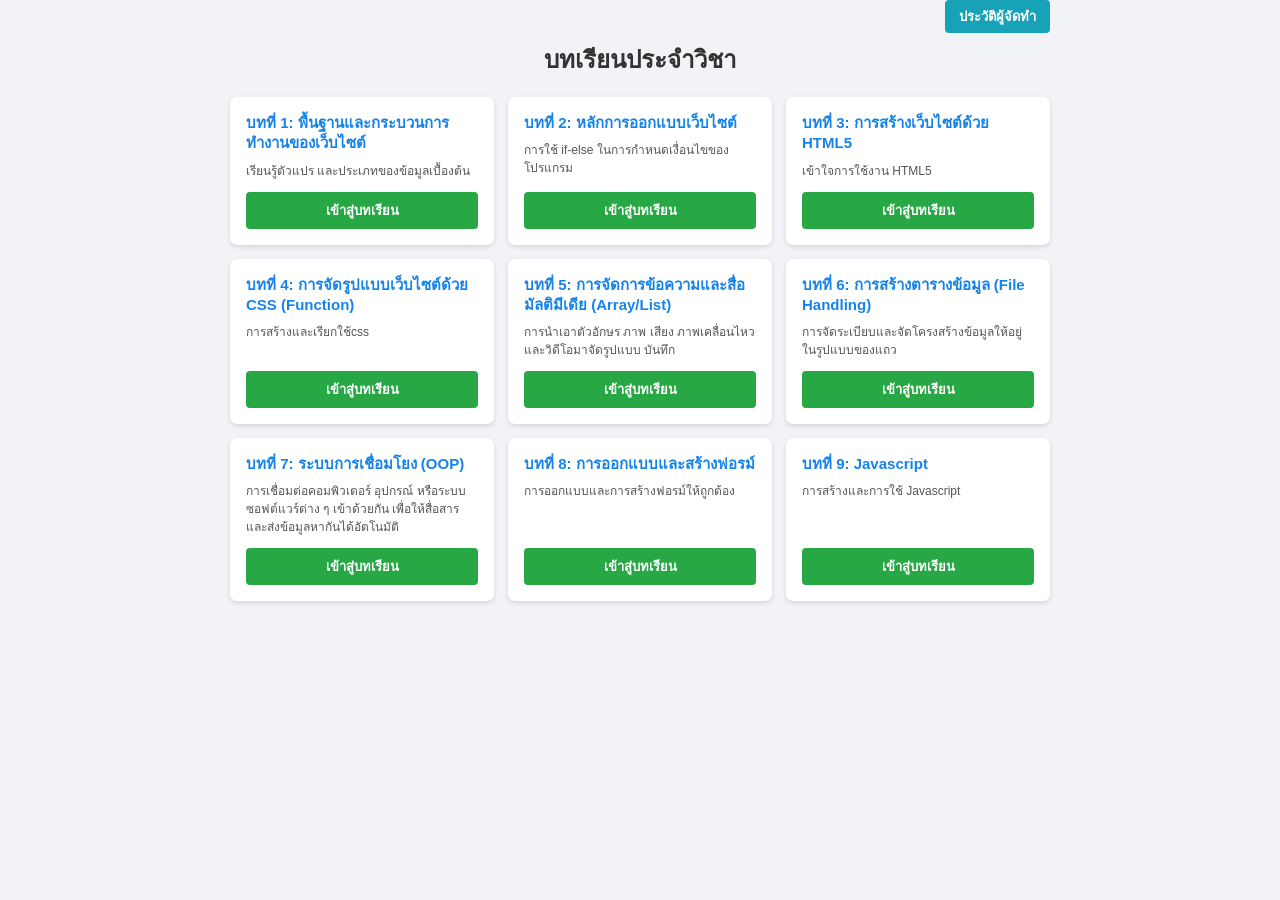
<file: index.html>
<!DOCTYPE html>
<html lang="th">
<head>
<meta charset="UTF-8">
<title>บทเรียนประจำวิชา</title>
<link rel="stylesheet" href="css/style.css">
</head>
<body>

<div class="top-bar">
    <a class="btn-history" href="page/JOBJOBSHISHI.html" style="text-decoration: none;">ประวัติผู้จัดทำ</a>
</div>

<h1>บทเรียนประจำวิชา</h1>

<div class="grid" id="lesson-grid"></div>

<script>
   const lessons = [

    {
        title: "บทที่ 1: พื้นฐานและกระบวนการทำงานของเว็บไซต์",
        desc: "เรียนรู้ตัวแปร และประเภทของข้อมูลเบื้องต้น",
        link: "page/lesson01.html"
    },

    {
        title: "บทที่ 2: หลักการออกแบบเว็บไซต์",
        desc: "การใช้ if-else ในการกำหนดเงื่อนไขของโปรแกรม",
        link: "page/lesson02.html"
    },

    {
        title: "บทที่ 3: การสร้างเว็บไซต์ด้วย HTML5",
        desc: "เข้าใจการใช้งาน HTML5",
        link: "page/lesson03.html"
    },

    {
        title: "บทที่ 4: การจัดรูปแบบเว็บไซต์ด้วย CSS (Function)",
        desc: "การสร้างและเรียกใช้css",
        link: "page/lesson04.html"
    },

    {
        title: "บทที่ 5: การจัดการข้อความและสื่อมัลติมีเดีย (Array/List)",
        desc: "การนำเอาตัวอักษร ภาพ เสียง ภาพเคลื่อนไหว และวิดีโอมาจัดรูปแบบ บันทึก",
        link: "page/lesson05.html"
    },

    {
        title: "บทที่ 6: การสร้างตารางข้อมูล (File Handling)",
        desc: "การจัดระเบียบและจัดโครงสร้างข้อมูลให้อยู่ในรูปแบบของแถว",
        link: "page/lesson06.html"
    },

    {
        title: "บทที่ 7: ระบบการเชื่อมโยง (OOP)",
        desc: "การเชื่อมต่อคอมพิวเตอร์ อุปกรณ์ หรือระบบซอฟต์แวร์ต่าง ๆ เข้าด้วยกัน เพื่อให้สื่อสารและส่งข้อมูลหากันได้อัตโนมัติ",
        link: "page/lesson07.html"
    },

     {
        title: "บทที่ 8: การออกแบบและสร้างฟอรม์ ",
        desc: "การออกแบบและการสร้างฟอรม์ให้ถูกต้อง",
        link: "page/lesson07.html"
    },

     {
        title: "บทที่ 9: Javascript ",
        desc: "การสร้างและการใช้ Javascript",
        link: "page/lesson07.html"
    }
    
];


const grid = document.getElementById("lesson-grid");
    grid.innerHTML = lessons.map(item => `
        <div class="card">
            <h2>${item.title}</h2>
            <p>${item.desc}</p>
             <a
            class="enter-btn"
            href="${item.link}">
            เข้าสู่บทเรียน
        </a>
        </div>
    `).join("");
</script>

</body>
</html>
</file>
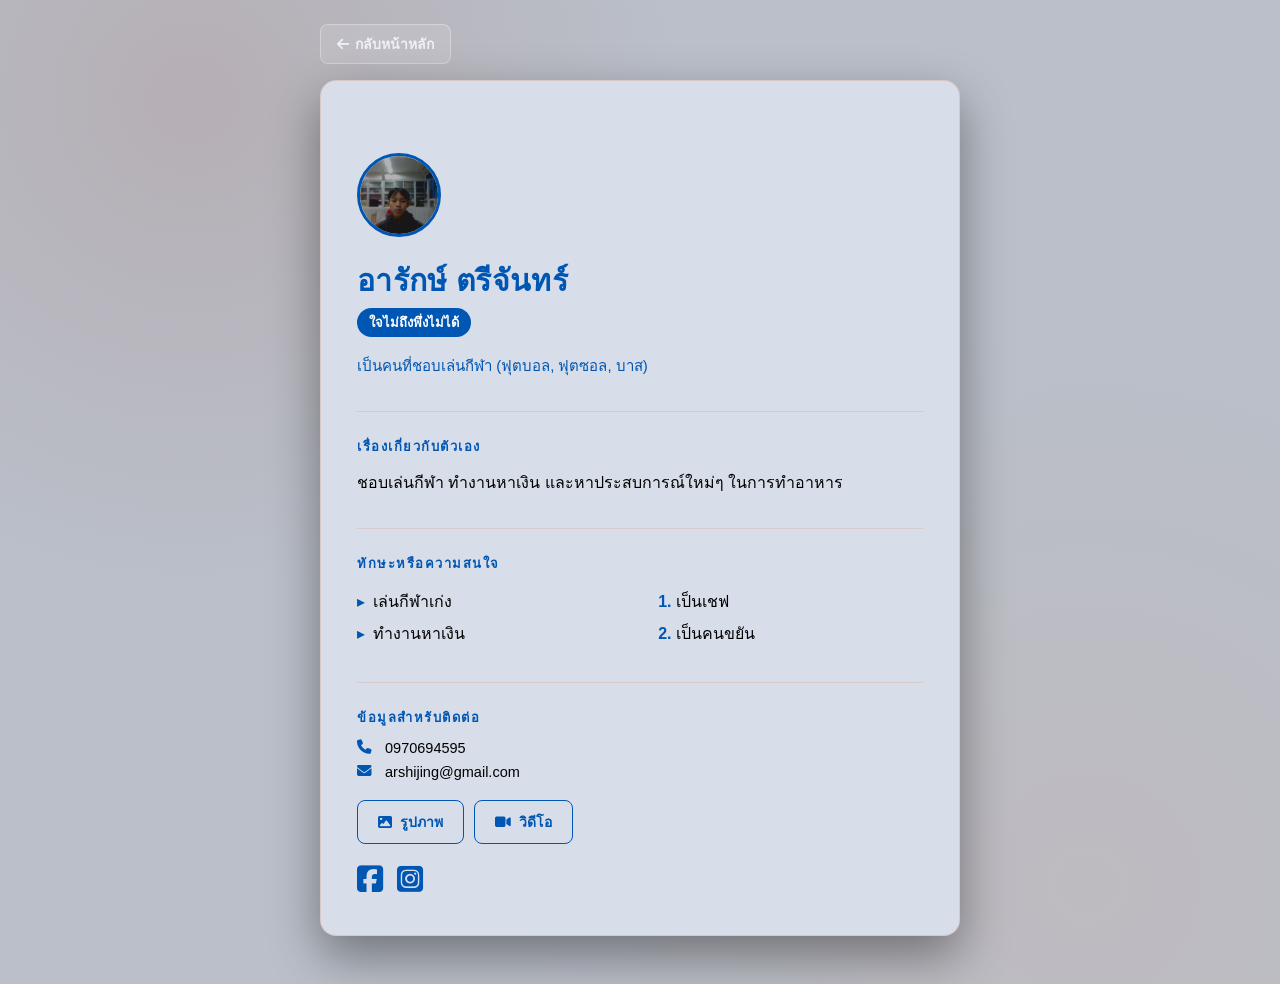
<file: page/JOBJOBSHISHI.html>
<!DOCTYPE html>
<html lang="th">
<head>
    <meta charset="UTF-8">
    <meta name="viewport" content="width=device-width, initial-scale=1.0">
    <title>แนะนำตัว - อารักษ์ ตรีจันทร์</title>

    <!-- Font Awesome สำหรับไอคอน -->
    <link rel="stylesheet" href="https://cdnjs.cloudflare.com/ajax/libs/font-awesome/6.5.1/css/all.min.css">

    <style>
        * {
            box-sizing: border-box;
        }

        body {
            background-color: hwb(220 73% 21%);
            background-image:
                radial-gradient(circle at 15% 10%, rgba(165, 111, 99, 0.20), transparent 35%),
                radial-gradient(circle at 85% 90%, rgba(217, 155, 127, 0.12), transparent 40%);
            color: #000000;
            font-family: "Sarabun", "Tahoma", sans-serif;
            margin: 0;
            padding: 24px 20px 48px;
            min-height: 100vh;
            display: flex;
            flex-direction: column;
            align-items: center;
        }

        .top-bar {
            width: 100%;
            max-width: 640px;
            margin-bottom: 16px;
        }

        .btn-back {
            display: inline-flex;
            align-items: center;
            gap: 6px;
            text-decoration: none;
            color: #eef1f6;
            background-color: rgba(255, 255, 255, 0.12);
            border: 1px solid rgba(255, 255, 255, 0.3);
            padding: 8px 16px;
            border-radius: 8px;
            font-size: 14px;
            font-weight: 600;
            transition: background-color 0.15s ease;
        }

        .btn-back:hover {
            background-color: rgba(255, 255, 255, 0.22);
        }

        .card {
            width: 100%;
            max-width: 640px;
            background-color: hsl(218, 32%, 88%);
            border: 1px solid rgba(217, 155, 127, 0.35);
            border-radius: 16px;
            padding: 40px 36px;
            box-shadow: 0 20px 50px rgba(0, 0, 0, 0.4);
        }

        .avatar {
            width: 84px;
            height: 84px;
            border-radius: 50%;
            background-color: #0056b3;
            border: 3px solid #0056b3;
            overflow: hidden;
            margin-bottom: 20px;
        }

        .avatar img {
            width: 100%;
            height: 100%;
            object-fit: cover;
            display: block;
        }

        h1 {
            color: #0056b3;
            font-size: 30px;
            margin: 0 0 4px 0;
            letter-spacing: 0.3px;
        }

        .slogan {
            display: inline-block;
            color: #ffffff;
            background-color: #0056b3;
            font-size: 13px;
            font-weight: 700;
            padding: 4px 12px;
            border-radius: 999px;
            margin-bottom: 8px;
        }

        .tagline {
            color: #0056b3;
            font-size: 15px;
            margin: 8px 0 0 0;
        }

        section {
            margin-top: 32px;
            padding-top: 24px;
            border-top: 1px solid rgba(217, 155, 127, 0.28);
        }

        section:first-of-type {
            border-top: none;
            padding-top: 0;
        }

        h2 {
            color: #0056b3;
            font-size: 13px;
            text-transform: uppercase;
            letter-spacing: 1.5px;
            margin: 0 0 12px 0;
        }

        p {
            color: hsl(0, 0%, 0%);
            line-height: 1.7;
            margin: 0;
        }

        ul, ol {
            margin: 0;
            padding-left: 20px;
            color: hsl(0, 0%, 0%);
            line-height: 2;
        }

        ul {
            list-style: none;
            padding-left: 0;
        }

        ul li::before {
            content: "▸";
            color: #0056b3;
            margin-right: 8px;
        }

        ol li::marker {
            color: #0056b3;
            font-weight: 700;
        }

        .skills-grid {
            display: grid;
            grid-template-columns: 1fr 1fr;
            gap: 24px 32px;
        }

        @media (max-width: 480px) {
            .skills-grid {
                grid-template-columns: 1fr;
            }
        }

        .contact-line {
            display: flex;
            align-items: center;
            gap: 10px;
            color: hsl(0, 0%, 0%);
            margin-bottom: 8px;
            font-size: 14.5px;
        }

        .contact-line i {
            color: #0056b3;
            width: 18px;
        }

        /* ปุ่มแอ็กชันเปิดรูปภาพ/วิดีโอ */
        .actions {
            display: flex;
            gap: 10px;
            margin-top: 20px;
            flex-wrap: wrap;
        }

        .btn-action {
            display: inline-flex;
            align-items: center;
            gap: 8px;
            padding: 10px 20px;
            font-size: 14px;
            background-color: transparent;
            color: #0056b3;
            border: 1.5px solid #0056b3;
            border-radius: 8px;
            cursor: pointer;
            font-weight: 600;
            transition: all 0.15s ease;
        }

        .btn-action:hover {
            background-color: #0056b3;
            color: #ffffff;
        }

        /* ไอคอนสื่อสังคมออนไลน์ */
        .socials {
            display: flex;
            gap: 14px;
            margin-top: 20px;
        }

        .socials a {
            color: #0056b3;
            font-size: 30px;
            transition: color 0.15s ease, transform 0.15s ease;
            line-height: 1;
        }

        .socials a:hover {
            transform: translateY(-2px);
        }

        .fa-square-facebook:hover {
            color: #1877f2;
        }

        .fa-square-instagram:hover {
            color: #e1306c;
        }
    </style>
</head>

<body>

    <div class="top-bar">
        <a class="btn-back" href="../index.html">
            <i class="fa-solid fa-arrow-left"></i> กลับหน้าหลัก
        </a>
    </div>

    <div class="card">

        <!-- ส่วนโปรไฟล์ -->
        <section>
            <div class="avatar">
                <img src="../pic/WIN_20260917_14_36_26_Pro.jpg" alt="รูปโปรไฟล์">
            </div>
            <h1>อารักษ์ ตรีจันทร์</h1>
            <span class="slogan">ใจไม่ถึงพึ่งไม่ได้</span>
            <p class="tagline">เป็นคนที่ชอบเล่นกีฬา (ฟุตบอล, ฟุตซอล, บาส)</p>
        </section>

        <!-- ส่วนเรื่องเกี่ยวกับตัวเอง -->
        <section>
            <h2>เรื่องเกี่ยวกับตัวเอง</h2>
            <p>ชอบเล่นกีฬา ทำงานหาเงิน และหาประสบการณ์ใหม่ๆ ในการทำอาหาร</p>
        </section>

        <!-- ส่วนทักษะและความสนใจ -->
        <section>
            <h2>ทักษะหรือความสนใจ</h2>
            <div class="skills-grid">
                <ul>
                    <li>เล่นกีฬาเก่ง</li>
                    <li>ทำงานหาเงิน</li>
                </ul>
                <ol type="1" start="1">
                    <li>เป็นเชฟ</li>
                    <li>เป็นคนขยัน</li>
                </ol>
            </div>
        </section>

        <!-- ส่วนติดต่อ -->
        <section>
            <h2>ข้อมูลสำหรับติดต่อ</h2>
            <div class="contact-line">
                <i class="fa-solid fa-phone"></i> 0970694595
            </div>
            <div class="contact-line">
                <i class="fa-solid fa-envelope"></i> arshijing@gmail.com
            </div>

            <!-- ปุ่มเปิดรูปภาพและวิดีโอ (อยู่ระหว่างอีเมลกับโซเชียล) -->
            <div class="actions">
                <button class="btn-action" onclick="window.open('ID_24922_5785b604e012b.jpg', '_blank')">
                    <i class="fa-solid fa-image"></i> รูปภาพ
                </button>
                <button class="btn-action" onclick="window.open('Download.mp4', '_blank')">
                    <i class="fa-solid fa-video"></i> วิดีโอ
                </button>
            </div>

            <!-- ไอคอน Facebook และ Instagram -->
            <div class="socials">
                <a href="https://www.facebook.com" target="_blank" title="Facebook">
                    <i class="fa-brands fa-square-facebook"></i>
                </a>
                <a href="https://www.instagram.com" target="_blank" title="Instagram">
                    <i class="fa-brands fa-square-instagram"></i>
                </a>
            </div>
        </section>

    </div>

</body>
</html>
</file>
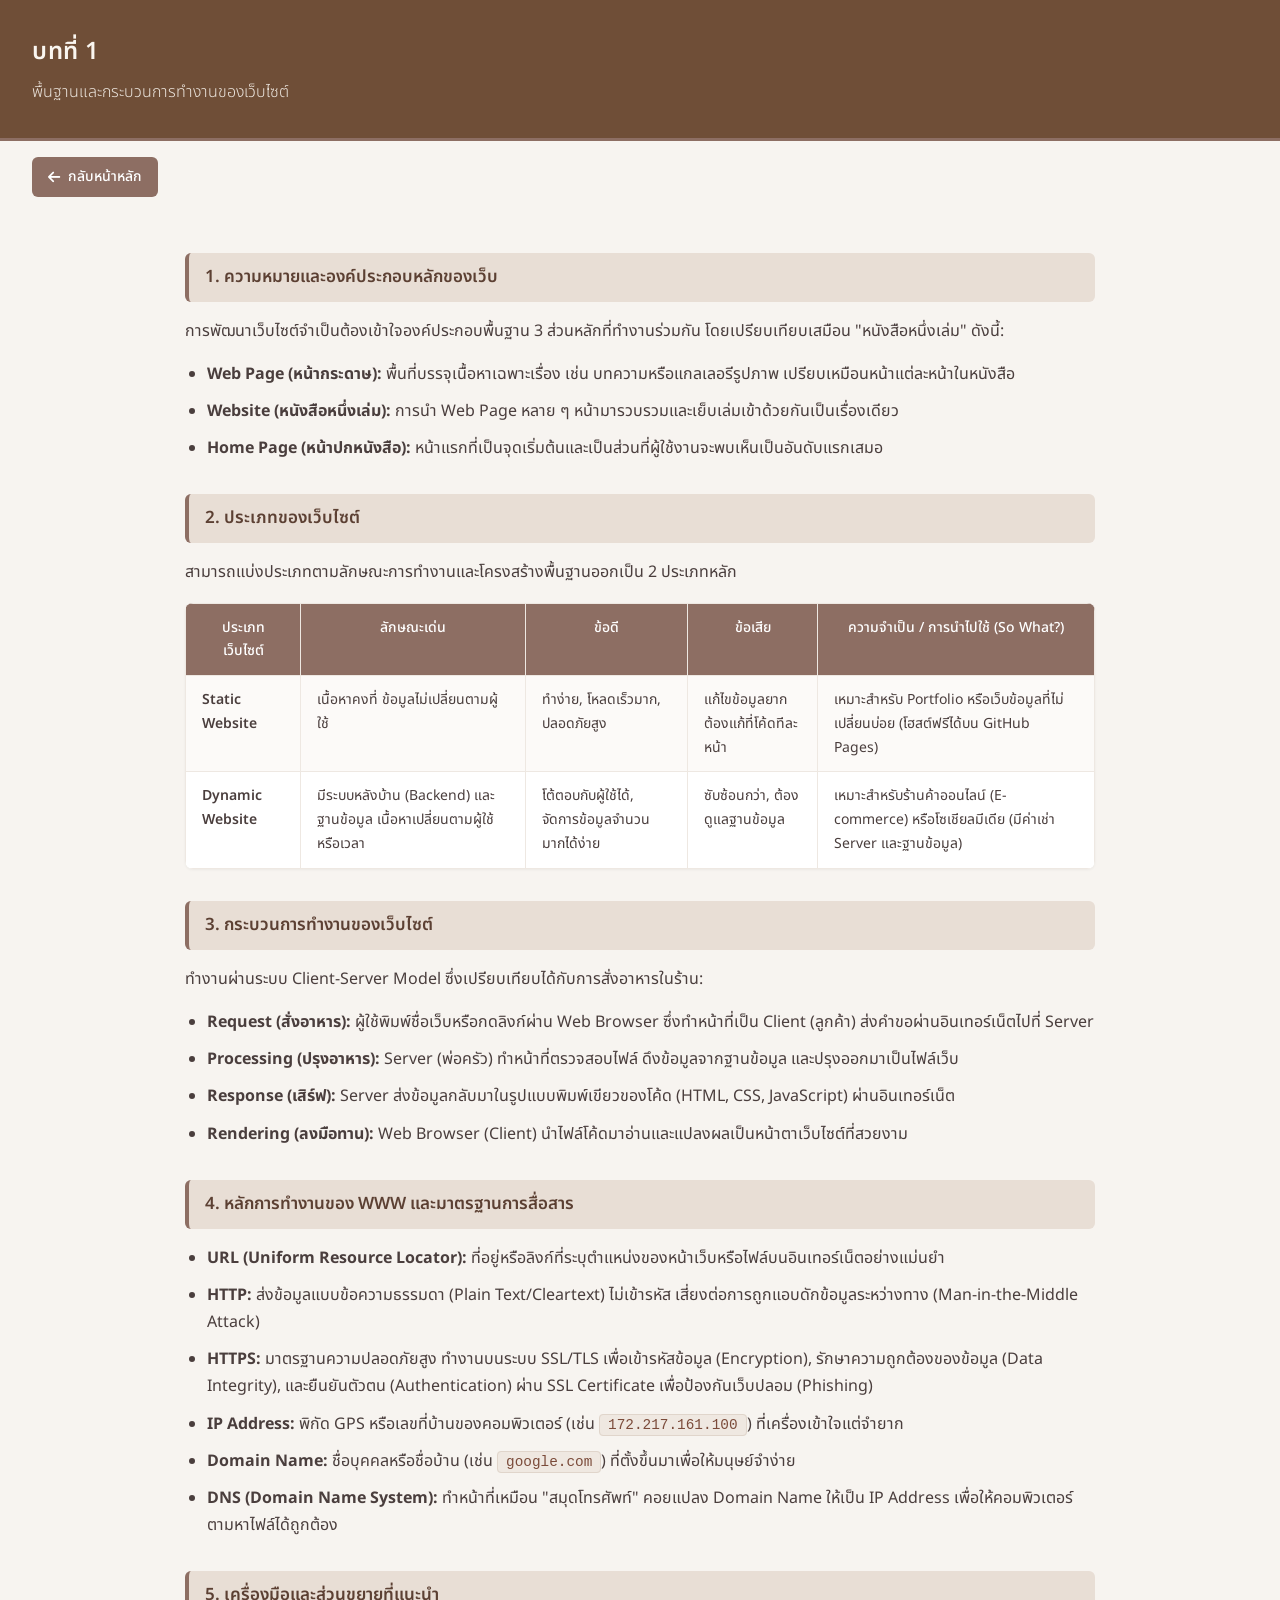
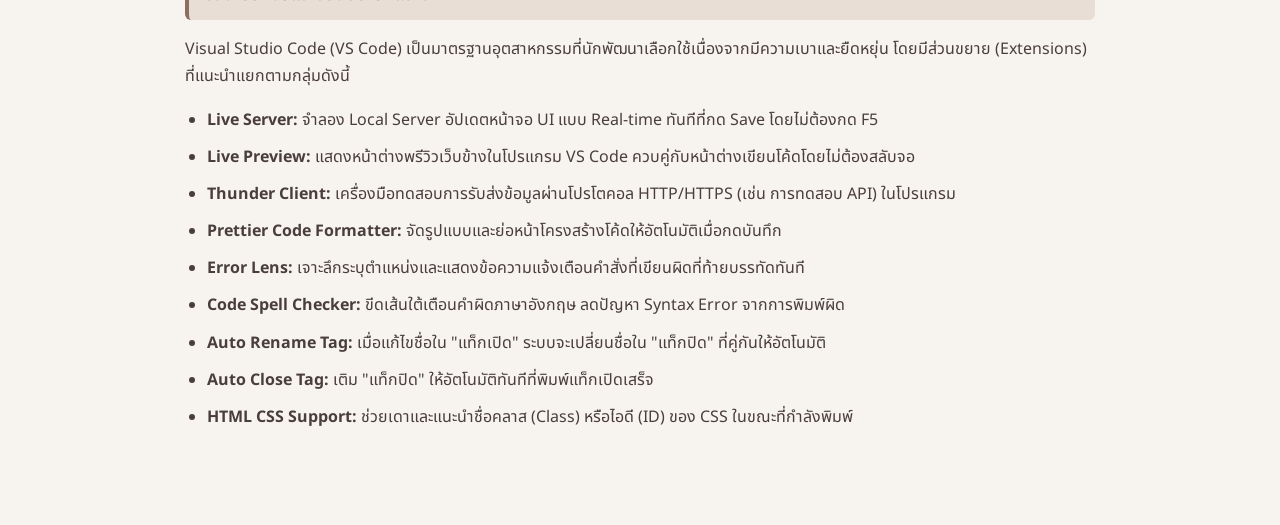
<file: page/lesson01.html>
<!DOCTYPE html>
<html lang="th">
<head>
<meta charset="UTF-8">
<title>บทที่ 1: พื้นฐานและกระบวนการทำงานของเว็บไซต์</title>
<link rel="preconnect" href="https://fonts.googleapis.com">
<link rel="preconnect" href="https://fonts.gstatic.com" crossorigin>
<link href="https://fonts.googleapis.com/css2?family=Inter:wght@400;500;600&family=Noto+Sans+Thai:wght@300;400;500;600&display=swap" rel="stylesheet">
<link rel="stylesheet" href="https://cdnjs.cloudflare.com/ajax/libs/font-awesome/6.4.0/css/all.min.css">
<style>
    * { box-sizing: border-box; }

    body {
        font-family: "Noto Sans Thai", "Inter", -apple-system, sans-serif;
        background-color: #f7f4f0;
        margin: 0;
        padding: 0 0 60px 0;
        color: #4a3e3d;
        line-height: 1.7;
    }

    .banner {
        background-color: #6f4e37;
        color: #faf6f0;
        padding: 32px 32px;
        border-bottom: 3px solid #8d6e63;
    }

    .banner .chapter {
        font-size: 24px;
        font-weight: 600;
        margin: 0;
        letter-spacing: 0.5px;
    }

    .banner .subtitle {
        font-size: 16px;
        margin: 6px 0 0 0;
        font-weight: 300;
        opacity: 0.9;
    }

    .top-bar {
        padding: 16px 32px 0 32px;
    }

    .btn-back {
        display: inline-flex;
        align-items: center;
        gap: 8px;
        text-decoration: none;
        color: #ffffff;
        background-color: #8d6e63;
        border: none;
        padding: 8px 16px;
        border-radius: 6px;
        font-size: 14px;
        font-weight: 500;
        transition: background-color 0.2s ease;
    }

    .btn-back:hover {
        background-color: #6f4e37;
    }

    .content {
        max-width: 950px;
        margin: 0 auto;
        padding: 24px 20px;
    }

    .section-title {
        background-color: #e8ded5;
        color: #5c4033;
        font-size: 17px;
        font-weight: 600;
        padding: 10px 16px;
        border-radius: 6px;
        margin: 32px 0 16px 0;
        border-left: 4px solid #8d6e63;
    }

    ul {
        margin: 0;
        padding-left: 22px;
    }

    li {
        margin-bottom: 10px;
        color: #4a3e3d;
    }

    code {
        background-color: #efe8e1;
        padding: 2px 8px;
        border-radius: 4px;
        font-family: "Consolas", monospace;
        color: #7b4b3a;
        font-size: 0.9em;
        border: 1px solid #e0d5cb;
    }

    table {
        width: 100%;
        border-collapse: collapse;
        background-color: #ffffff;
        margin-top: 16px;
        border-radius: 8px;
        overflow: hidden;
        box-shadow: 0 1px 3px rgba(0, 0, 0, 0.05);
    }

    th, td {
        border: 1px solid #eee8e2;
        padding: 12px 16px;
        text-align: left;
        vertical-align: top;
        font-size: 14px;
    }

    th {
        background-color: #8d6e63;
        color: #ffffff;
        font-weight: 500;
        text-align: center;
    }

    tr:nth-child(even) {
        background-color: #fcfaf8;
    }

    td:first-child {
        font-weight: 600;
    }
</style>
</head>
<body>

<div class="banner">
    <p class="chapter">บทที่ 1</p>
    <p class="subtitle">พื้นฐานและกระบวนการทำงานของเว็บไซต์</p>
</div>
<div class="top-bar">
    <a class="btn-back" href="../index.html">
        <i class="fa-solid fa-arrow-left"></i> กลับหน้าหลัก
    </a>
</div>

<div class="content">

    <div class="section-title">1. ความหมายและองค์ประกอบหลักของเว็บ</div>
    <p>การพัฒนาเว็บไซต์จำเป็นต้องเข้าใจองค์ประกอบพื้นฐาน 3 ส่วนหลักที่ทำงานร่วมกัน โดยเปรียบเทียบเสมือน "หนังสือหนึ่งเล่ม" ดังนี้:</p>
    <ul>
        <li><b>Web Page (หน้ากระดาษ):</b> พื้นที่บรรจุเนื้อหาเฉพาะเรื่อง เช่น บทความหรือแกลเลอรีรูปภาพ เปรียบเหมือนหน้าแต่ละหน้าในหนังสือ</li>
        <li><b>Website (หนังสือหนึ่งเล่ม):</b> การนำ Web Page หลาย ๆ หน้ามารวบรวมและเย็บเล่มเข้าด้วยกันเป็นเรื่องเดียว</li>
        <li><b>Home Page (หน้าปกหนังสือ):</b> หน้าแรกที่เป็นจุดเริ่มต้นและเป็นส่วนที่ผู้ใช้งานจะพบเห็นเป็นอันดับแรกเสมอ</li>
    </ul>

    <div class="section-title">2. ประเภทของเว็บไซต์</div>
    <p>สามารถแบ่งประเภทตามลักษณะการทำงานและโครงสร้างพื้นฐานออกเป็น 2 ประเภทหลัก</p>
    <table>
        <tr>
            <th>ประเภทเว็บไซต์</th>
            <th>ลักษณะเด่น</th>
            <th>ข้อดี</th>
            <th>ข้อเสีย</th>
            <th>ความจำเป็น / การนำไปใช้ (So What?)</th>
        </tr>
        <tr>
            <td>Static Website</td>
            <td>เนื้อหาคงที่ ข้อมูลไม่เปลี่ยนตามผู้ใช้</td>
            <td>ทำง่าย, โหลดเร็วมาก, ปลอดภัยสูง</td>
            <td>แก้ไขข้อมูลยาก ต้องแก้ที่โค้ดทีละหน้า</td>
            <td>เหมาะสำหรับ Portfolio หรือเว็บข้อมูลที่ไม่เปลี่ยนบ่อย (โฮสต์ฟรีได้บน GitHub Pages)</td>
        </tr>
        <tr>
            <td>Dynamic Website</td>
            <td>มีระบบหลังบ้าน (Backend) และฐานข้อมูล เนื้อหาเปลี่ยนตามผู้ใช้หรือเวลา</td>
            <td>โต้ตอบกับผู้ใช้ได้, จัดการข้อมูลจำนวนมากได้ง่าย</td>
            <td>ซับซ้อนกว่า, ต้องดูแลฐานข้อมูล</td>
            <td>เหมาะสำหรับร้านค้าออนไลน์ (E-commerce) หรือโซเชียลมีเดีย (มีค่าเช่า Server และฐานข้อมูล)</td>
        </tr>
    </table>

    <div class="section-title">3. กระบวนการทำงานของเว็บไซต์</div>
    <p>ทำงานผ่านระบบ Client-Server Model ซึ่งเปรียบเทียบได้กับการสั่งอาหารในร้าน:</p>
    <ul>
        <li><b>Request (สั่งอาหาร):</b> ผู้ใช้พิมพ์ชื่อเว็บหรือกดลิงก์ผ่าน Web Browser ซึ่งทำหน้าที่เป็น Client (ลูกค้า) ส่งคำขอผ่านอินเทอร์เน็ตไปที่ Server</li>
        <li><b>Processing (ปรุงอาหาร):</b> Server (พ่อครัว) ทำหน้าที่ตรวจสอบไฟล์ ดึงข้อมูลจากฐานข้อมูล และปรุงออกมาเป็นไฟล์เว็บ</li>
        <li><b>Response (เสิร์ฟ):</b> Server ส่งข้อมูลกลับมาในรูปแบบพิมพ์เขียวของโค้ด (HTML, CSS, JavaScript) ผ่านอินเทอร์เน็ต</li>
        <li><b>Rendering (ลงมือทาน):</b> Web Browser (Client) นำไฟล์โค้ดมาอ่านและแปลงผลเป็นหน้าตาเว็บไซต์ที่สวยงาม</li>
    </ul>

    <div class="section-title">4. หลักการทำงานของ WWW และมาตรฐานการสื่อสาร</div>
    <ul>
        <li><b>URL (Uniform Resource Locator):</b> ที่อยู่หรือลิงก์ที่ระบุตำแหน่งของหน้าเว็บหรือไฟล์บนอินเทอร์เน็ตอย่างแม่นยำ</li>
        <li><b>HTTP:</b> ส่งข้อมูลแบบข้อความธรรมดา (Plain Text/Cleartext) ไม่เข้ารหัส เสี่ยงต่อการถูกแอบดักข้อมูลระหว่างทาง (Man-in-the-Middle Attack)</li>
        <li><b>HTTPS:</b> มาตรฐานความปลอดภัยสูง ทำงานบนระบบ SSL/TLS เพื่อเข้ารหัสข้อมูล (Encryption), รักษาความถูกต้องของข้อมูล (Data Integrity), และยืนยันตัวตน (Authentication) ผ่าน SSL Certificate เพื่อป้องกันเว็บปลอม (Phishing)</li>
        <li><b>IP Address:</b> พิกัด GPS หรือเลขที่บ้านของคอมพิวเตอร์ (เช่น <code>172.217.161.100</code>) ที่เครื่องเข้าใจแต่จำยาก</li>
        <li><b>Domain Name:</b> ชื่อบุคคลหรือชื่อบ้าน (เช่น <code>google.com</code>) ที่ตั้งขึ้นมาเพื่อให้มนุษย์จำง่าย</li>
        <li><b>DNS (Domain Name System):</b> ทำหน้าที่เหมือน "สมุดโทรศัพท์" คอยแปลง Domain Name ให้เป็น IP Address เพื่อให้คอมพิวเตอร์ตามหาไฟล์ได้ถูกต้อง</li>
    </ul>

    <div class="section-title">5. เครื่องมือและส่วนขยายที่แนะนำ</div>
    <p>Visual Studio Code (VS Code) เป็นมาตรฐานอุตสาหกรรมที่นักพัฒนาเลือกใช้เนื่องจากมีความเบาและยืดหยุ่น โดยมีส่วนขยาย (Extensions) ที่แนะนำแยกตามกลุ่มดังนี้</p>
    <ul>
        <li><b>Live Server:</b> จำลอง Local Server อัปเดตหน้าจอ UI แบบ Real-time ทันทีที่กด Save โดยไม่ต้องกด F5</li>
        <li><b>Live Preview:</b> แสดงหน้าต่างพรีวิวเว็บข้างในโปรแกรม VS Code ควบคู่กับหน้าต่างเขียนโค้ดโดยไม่ต้องสลับจอ</li>
        <li><b>Thunder Client:</b> เครื่องมือทดสอบการรับส่งข้อมูลผ่านโปรโตคอล HTTP/HTTPS (เช่น การทดสอบ API) ในโปรแกรม</li>
        <li><b>Prettier Code Formatter:</b> จัดรูปแบบและย่อหน้าโครงสร้างโค้ดให้อัตโนมัติเมื่อกดบันทึก</li>
        <li><b>Error Lens:</b> เจาะลึกระบุตำแหน่งและแสดงข้อความแจ้งเตือนคำสั่งที่เขียนผิดที่ท้ายบรรทัดทันที</li>
        <li><b>Code Spell Checker:</b> ขีดเส้นใต้เตือนคำผิดภาษาอังกฤษ ลดปัญหา Syntax Error จากการพิมพ์ผิด</li>
        <li><b>Auto Rename Tag:</b> เมื่อแก้ไขชื่อใน "แท็กเปิด" ระบบจะเปลี่ยนชื่อใน "แท็กปิด" ที่คู่กันให้อัตโนมัติ</li>
        <li><b>Auto Close Tag:</b> เติม "แท็กปิด" ให้อัตโนมัติทันทีที่พิมพ์แท็กเปิดเสร็จ</li>
        <li><b>HTML CSS Support:</b> ช่วยเดาและแนะนำชื่อคลาส (Class) หรือไอดี (ID) ของ CSS ในขณะที่กำลังพิมพ์</li>
    </ul>

</div>

</body>
</html>
</file>
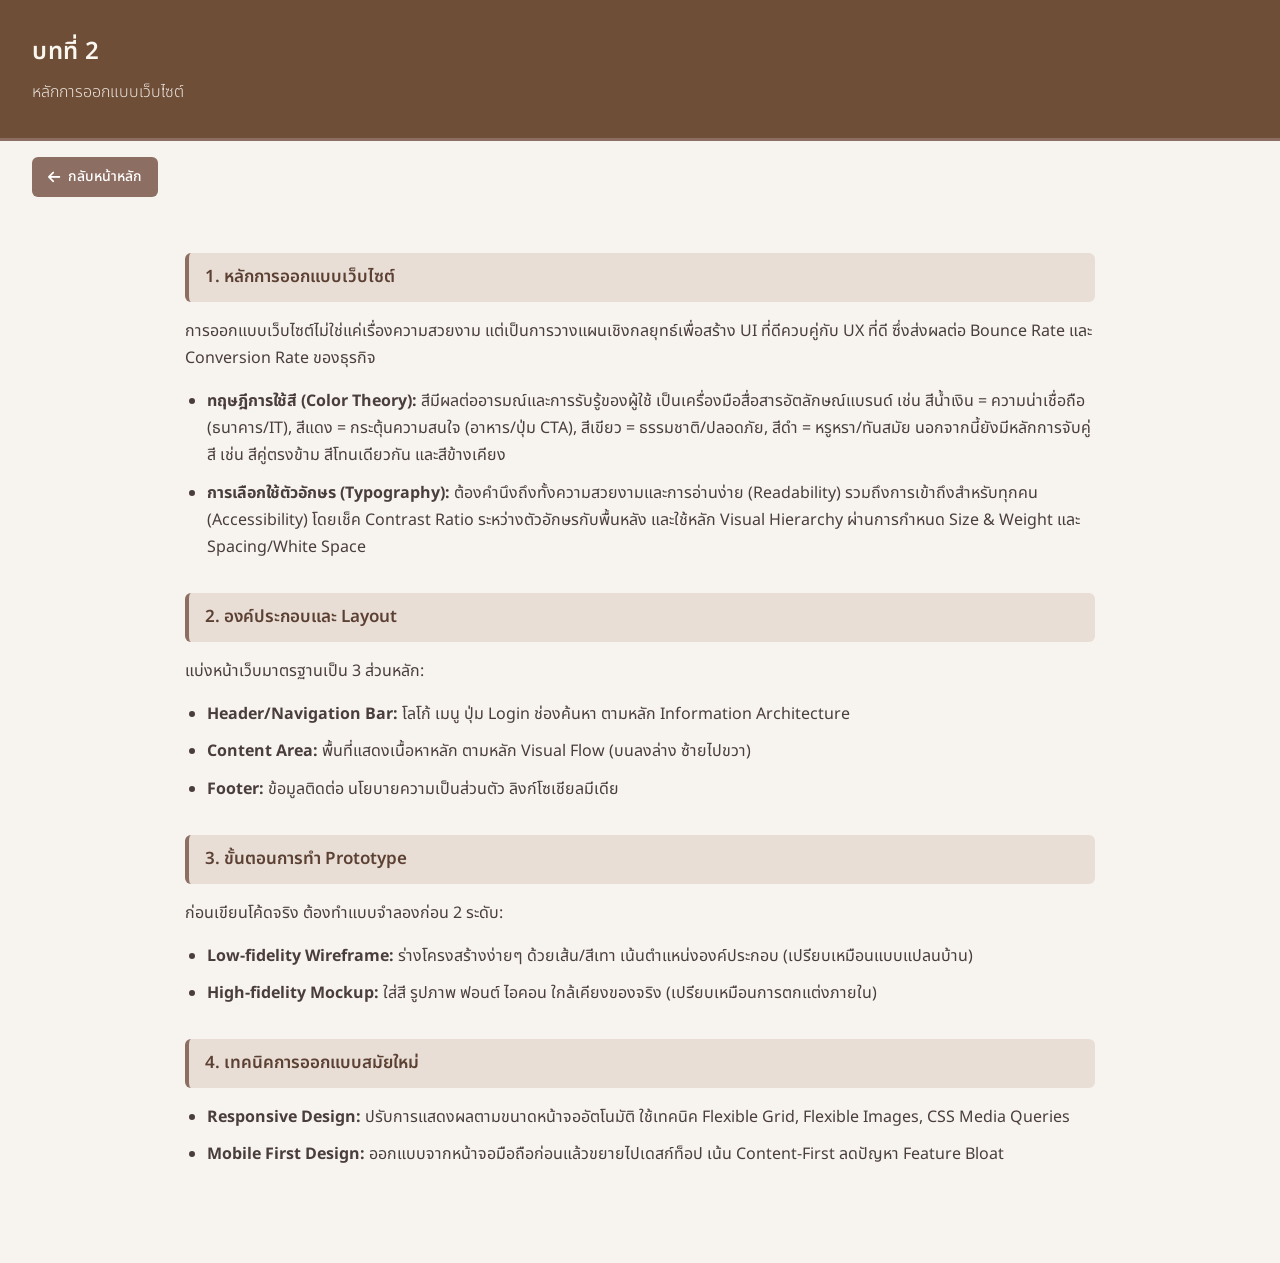
<file: page/lesson02.html>
<!DOCTYPE html>
<html lang="th">
<head>
<meta charset="UTF-8">
<title>บทที่ 2: หลักการออกแบบเว็บไซต์</title>
<link rel="preconnect" href="https://fonts.googleapis.com">
<link rel="preconnect" href="https://fonts.gstatic.com" crossorigin>
<link href="https://fonts.googleapis.com/css2?family=Inter:wght@400;500;600&family=Noto+Sans+Thai:wght@300;400;500;600&display=swap" rel="stylesheet">
<link rel="stylesheet" href="https://cdnjs.cloudflare.com/ajax/libs/font-awesome/6.4.0/css/all.min.css">
<style>
    * { box-sizing: border-box; }

    body {
        font-family: "Noto Sans Thai", "Inter", -apple-system, sans-serif;
        background-color: #f7f4f0;
        margin: 0;
        padding: 0 0 60px 0;
        color: #4a3e3d;
        line-height: 1.7;
    }

    .banner {
        background-color: #6f4e37;
        color: #faf6f0;
        padding: 32px 32px;
        border-bottom: 3px solid #8d6e63;
    }

    .banner .chapter {
        font-size: 24px;
        font-weight: 600;
        margin: 0;
        letter-spacing: 0.5px;
    }

    .banner .subtitle {
        font-size: 16px;
        margin: 6px 0 0 0;
        font-weight: 300;
        opacity: 0.9;
    }

    .top-bar {
        padding: 16px 32px 0 32px;
    }

    .btn-back {
        display: inline-flex;
        align-items: center;
        gap: 8px;
        text-decoration: none;
        color: #ffffff;
        background-color: #8d6e63;
        border: none;
        padding: 8px 16px;
        border-radius: 6px;
        font-size: 14px;
        font-weight: 500;
        transition: background-color 0.2s ease;
    }

    .btn-back:hover {
        background-color: #6f4e37;
    }

    .content {
        max-width: 950px;
        margin: 0 auto;
        padding: 24px 20px;
    }

    .section-title {
        background-color: #e8ded5;
        color: #5c4033;
        font-size: 17px;
        font-weight: 600;
        padding: 10px 16px;
        border-radius: 6px;
        margin: 32px 0 16px 0;
        border-left: 4px solid #8d6e63;
    }

    ul {
        margin: 0;
        padding-left: 22px;
    }

    li {
        margin-bottom: 10px;
        color: #4a3e3d;
    }

    code {
        background-color: #efe8e1;
        padding: 2px 8px;
        border-radius: 4px;
        font-family: "Consolas", monospace;
        color: #7b4b3a;
        font-size: 0.9em;
        border: 1px solid #e0d5cb;
    }
</style>
</head>
<body>

<div class="banner">
    <p class="chapter">บทที่ 2</p>
    <p class="subtitle">หลักการออกแบบเว็บไซต์</p>
</div>
<div class="top-bar">
    <a class="btn-back" href="../index.html">
        <i class="fa-solid fa-arrow-left"></i> กลับหน้าหลัก
    </a>
</div>

<div class="content">

    <div class="section-title">1. หลักการออกแบบเว็บไซต์</div>
    <p>การออกแบบเว็บไซต์ไม่ใช่แค่เรื่องความสวยงาม แต่เป็นการวางแผนเชิงกลยุทธ์เพื่อสร้าง UI ที่ดีควบคู่กับ UX ที่ดี ซึ่งส่งผลต่อ Bounce Rate และ Conversion Rate ของธุรกิจ</p>
    <ul>
        <li><b>ทฤษฎีการใช้สี (Color Theory):</b> สีมีผลต่ออารมณ์และการรับรู้ของผู้ใช้ เป็นเครื่องมือสื่อสารอัตลักษณ์แบรนด์ เช่น สีน้ำเงิน = ความน่าเชื่อถือ (ธนาคาร/IT), สีแดง = กระตุ้นความสนใจ (อาหาร/ปุ่ม CTA), สีเขียว = ธรรมชาติ/ปลอดภัย, สีดำ = หรูหรา/ทันสมัย นอกจากนี้ยังมีหลักการจับคู่สี เช่น สีคู่ตรงข้าม สีโทนเดียวกัน และสีข้างเคียง</li>
        <li><b>การเลือกใช้ตัวอักษร (Typography):</b> ต้องคำนึงถึงทั้งความสวยงามและการอ่านง่าย (Readability) รวมถึงการเข้าถึงสำหรับทุกคน (Accessibility) โดยเช็ค Contrast Ratio ระหว่างตัวอักษรกับพื้นหลัง และใช้หลัก Visual Hierarchy ผ่านการกำหนด Size & Weight และ Spacing/White Space</li>
    </ul>

    <div class="section-title">2. องค์ประกอบและ Layout</div>
    <p>แบ่งหน้าเว็บมาตรฐานเป็น 3 ส่วนหลัก:</p>
    <ul>
        <li><b>Header/Navigation Bar:</b> โลโก้ เมนู ปุ่ม Login ช่องค้นหา ตามหลัก Information Architecture</li>
        <li><b>Content Area:</b> พื้นที่แสดงเนื้อหาหลัก ตามหลัก Visual Flow (บนลงล่าง ซ้ายไปขวา)</li>
        <li><b>Footer:</b> ข้อมูลติดต่อ นโยบายความเป็นส่วนตัว ลิงก์โซเชียลมีเดีย</li>
    </ul>

    <div class="section-title">3. ขั้นตอนการทำ Prototype</div>
    <p>ก่อนเขียนโค้ดจริง ต้องทำแบบจำลองก่อน 2 ระดับ:</p>
    <ul>
        <li><b>Low-fidelity Wireframe:</b> ร่างโครงสร้างง่ายๆ ด้วยเส้น/สีเทา เน้นตำแหน่งองค์ประกอบ (เปรียบเหมือนแบบแปลนบ้าน)</li>
        <li><b>High-fidelity Mockup:</b> ใส่สี รูปภาพ ฟอนต์ ไอคอน ใกล้เคียงของจริง (เปรียบเหมือนการตกแต่งภายใน)</li>
    </ul>

    <div class="section-title">4. เทคนิคการออกแบบสมัยใหม่</div>
    <ul>
        <li><b>Responsive Design:</b> ปรับการแสดงผลตามขนาดหน้าจออัตโนมัติ ใช้เทคนิค Flexible Grid, Flexible Images, CSS Media Queries</li>
        <li><b>Mobile First Design:</b> ออกแบบจากหน้าจอมือถือก่อนแล้วขยายไปเดสก์ท็อป เน้น Content-First ลดปัญหา Feature Bloat</li>
    </ul>

</div>

</body>
</html>
</file>
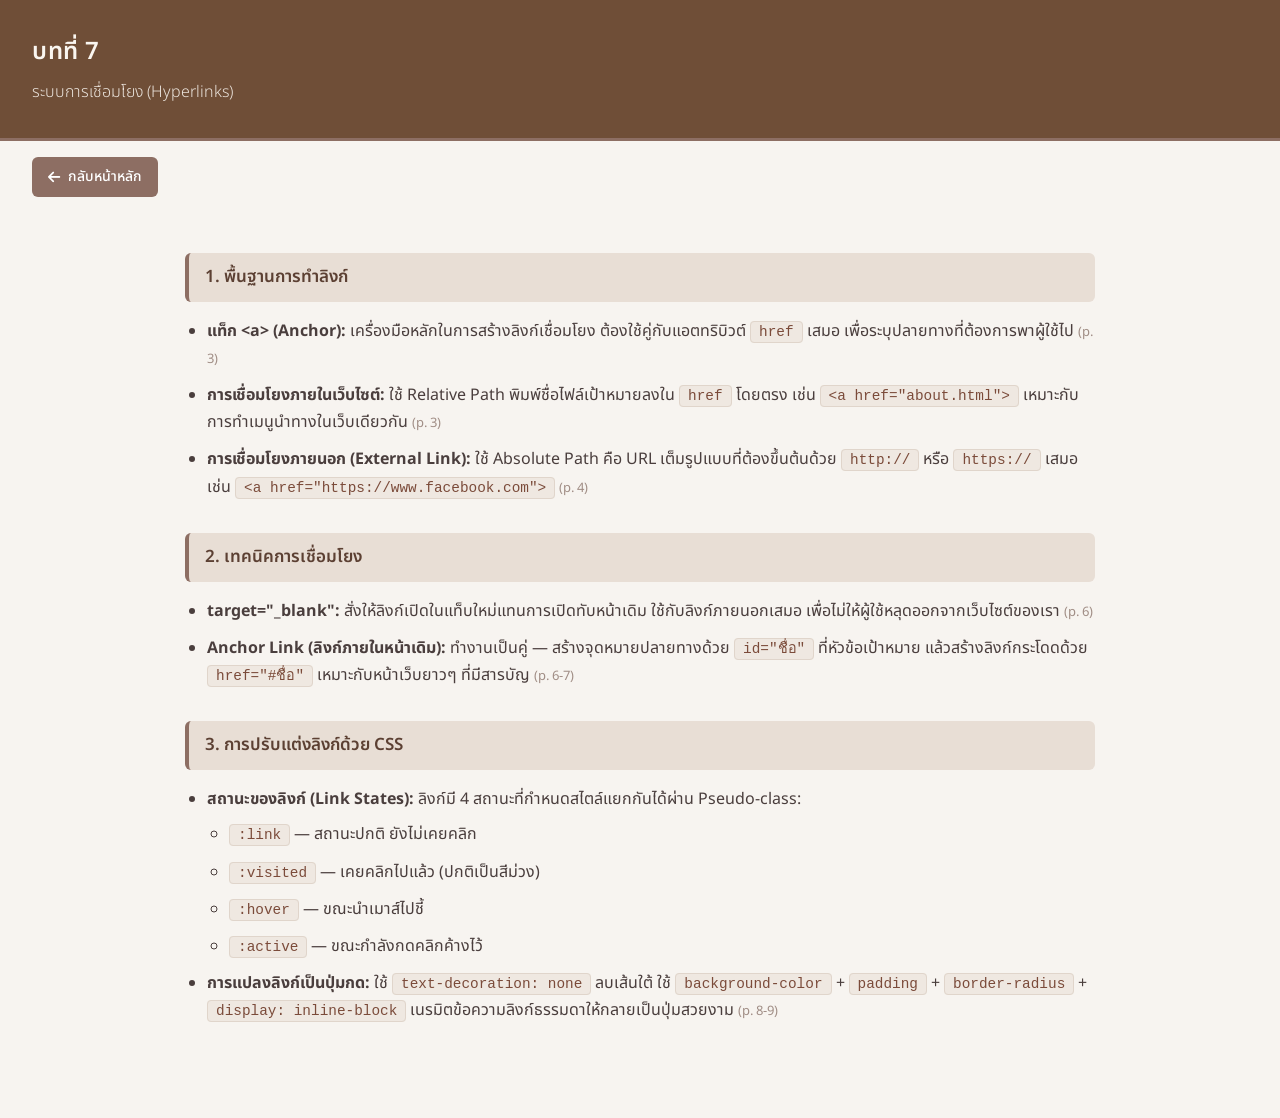
<file: page/lesson07.html>
<!DOCTYPE html>
<html lang="th">
<head>
<meta charset="UTF-8">
<title>บทที่ 7: ระบบการเชื่อมโยง (Hyperlinks)</title>
<link rel="preconnect" href="https://fonts.googleapis.com">
<link rel="preconnect" href="https://fonts.gstatic.com" crossorigin>
<link href="https://fonts.googleapis.com/css2?family=Inter:wght@400;500;600&family=Noto+Sans+Thai:wght@300;400;500;600&display=swap" rel="stylesheet">
<link rel="stylesheet" href="https://cdnjs.cloudflare.com/ajax/libs/font-awesome/6.4.0/css/all.min.css">
<style>
    * { box-sizing: border-box; }

    body {
        font-family: "Noto Sans Thai", "Inter", -apple-system, sans-serif;
        background-color: #f7f4f0;
        margin: 0;
        padding: 0 0 60px 0;
        color: #4a3e3d;
        line-height: 1.7;
    }

    .banner {
        background-color: #6f4e37;
        color: #faf6f0;
        padding: 32px 32px;
        border-bottom: 3px solid #8d6e63;
    }

    .banner .chapter {
        font-size: 24px;
        font-weight: 600;
        margin: 0;
        letter-spacing: 0.5px;
    }

    .banner .subtitle {
        font-size: 16px;
        margin: 6px 0 0 0;
        font-weight: 300;
        opacity: 0.9;
    }

    .top-bar {
        padding: 16px 32px 0 32px;
    }

    .btn-back {
        display: inline-flex;
        align-items: center;
        gap: 8px;
        text-decoration: none;
        color: #ffffff;
        background-color: #8d6e63;
        border: none;
        padding: 8px 16px;
        border-radius: 6px;
        font-size: 14px;
        font-weight: 500;
        transition: background-color 0.2s ease;
    }

    .btn-back:hover {
        background-color: #6f4e37;
    }

    .content {
        max-width: 950px;
        margin: 0 auto;
        padding: 24px 20px;
    }

    .section-title {
        background-color: #e8ded5;
        color: #5c4033;
        font-size: 17px;
        font-weight: 600;
        padding: 10px 16px;
        border-radius: 6px;
        margin: 32px 0 16px 0;
        border-left: 4px solid #8d6e63;
    }

    ul {
        margin: 0;
        padding-left: 22px;
    }

    li {
        margin-bottom: 10px;
        color: #4a3e3d;
    }

    .page-ref {
        color: #a08d85;
        font-size: 13px;
        font-weight: 400;
    }

    code {
        background-color: #efe8e1;
        padding: 2px 8px;
        border-radius: 4px;
        font-family: "Consolas", monospace;
        color: #7b4b3a;
        font-size: 0.9em;
        border: 1px solid #e0d5cb;
    }
</style>
</head>
<body>

<div class="banner">
    <p class="chapter">บทที่ 7</p>
    <p class="subtitle">ระบบการเชื่อมโยง (Hyperlinks)</p>
</div>
<div class="top-bar">
    <a class="btn-back" href="../index.html">
        <i class="fa-solid fa-arrow-left"></i> กลับหน้าหลัก
    </a>
</div>

<div class="content">

    <div class="section-title">1. พื้นฐานการทำลิงก์</div>
    <ul>
        <li><b>แท็ก &lt;a&gt; (Anchor):</b> เครื่องมือหลักในการสร้างลิงก์เชื่อมโยง ต้องใช้คู่กับแอตทริบิวต์ <code>href</code> เสมอ เพื่อระบุปลายทางที่ต้องการพาผู้ใช้ไป <span class="page-ref">(p. 3)</span></li>
        <li><b>การเชื่อมโยงภายในเว็บไซต์:</b> ใช้ Relative Path พิมพ์ชื่อไฟล์เป้าหมายลงใน <code>href</code> โดยตรง เช่น <code>&lt;a href="about.html"&gt;</code> เหมาะกับการทำเมนูนำทางในเว็บเดียวกัน <span class="page-ref">(p. 3)</span></li>
        <li><b>การเชื่อมโยงภายนอก (External Link):</b> ใช้ Absolute Path คือ URL เต็มรูปแบบที่ต้องขึ้นต้นด้วย <code>http://</code> หรือ <code>https://</code> เสมอ เช่น <code>&lt;a href="https://www.facebook.com"&gt;</code> <span class="page-ref">(p. 4)</span></li>
    </ul>

    <div class="section-title">2. เทคนิคการเชื่อมโยง</div>
    <ul>
        <li><b>target="_blank":</b> สั่งให้ลิงก์เปิดในแท็บใหม่แทนการเปิดทับหน้าเดิม ใช้กับลิงก์ภายนอกเสมอ เพื่อไม่ให้ผู้ใช้หลุดออกจากเว็บไซต์ของเรา <span class="page-ref">(p. 6)</span></li>
        <li><b>Anchor Link (ลิงก์ภายในหน้าเดิม):</b> ทำงานเป็นคู่ — สร้างจุดหมายปลายทางด้วย <code>id="ชื่อ"</code> ที่หัวข้อเป้าหมาย แล้วสร้างลิงก์กระโดดด้วย <code>href="#ชื่อ"</code> เหมาะกับหน้าเว็บยาวๆ ที่มีสารบัญ <span class="page-ref">(p. 6-7)</span></li>
    </ul>

    <div class="section-title">3. การปรับแต่งลิงก์ด้วย CSS</div>
    <ul>
        <li><b>สถานะของลิงก์ (Link States):</b> ลิงก์มี 4 สถานะที่กำหนดสไตล์แยกกันได้ผ่าน Pseudo-class:
            <ul style="margin-top:8px;">
                <li><code>:link</code> — สถานะปกติ ยังไม่เคยคลิก</li>
                <li><code>:visited</code> — เคยคลิกไปแล้ว (ปกติเป็นสีม่วง)</li>
                <li><code>:hover</code> — ขณะนำเมาส์ไปชี้</li>
                <li><code>:active</code> — ขณะกำลังกดคลิกค้างไว้</li>
            </ul>
        </li>
        <li><b>การแปลงลิงก์เป็นปุ่มกด:</b> ใช้ <code>text-decoration: none</code> ลบเส้นใต้ ใช้ <code>background-color</code> + <code>padding</code> + <code>border-radius</code> + <code>display: inline-block</code> เนรมิตข้อความลิงก์ธรรมดาให้กลายเป็นปุ่มสวยงาม <span class="page-ref">(p. 8-9)</span></li>
    </ul>

</div>

</body>
</html>
</file>
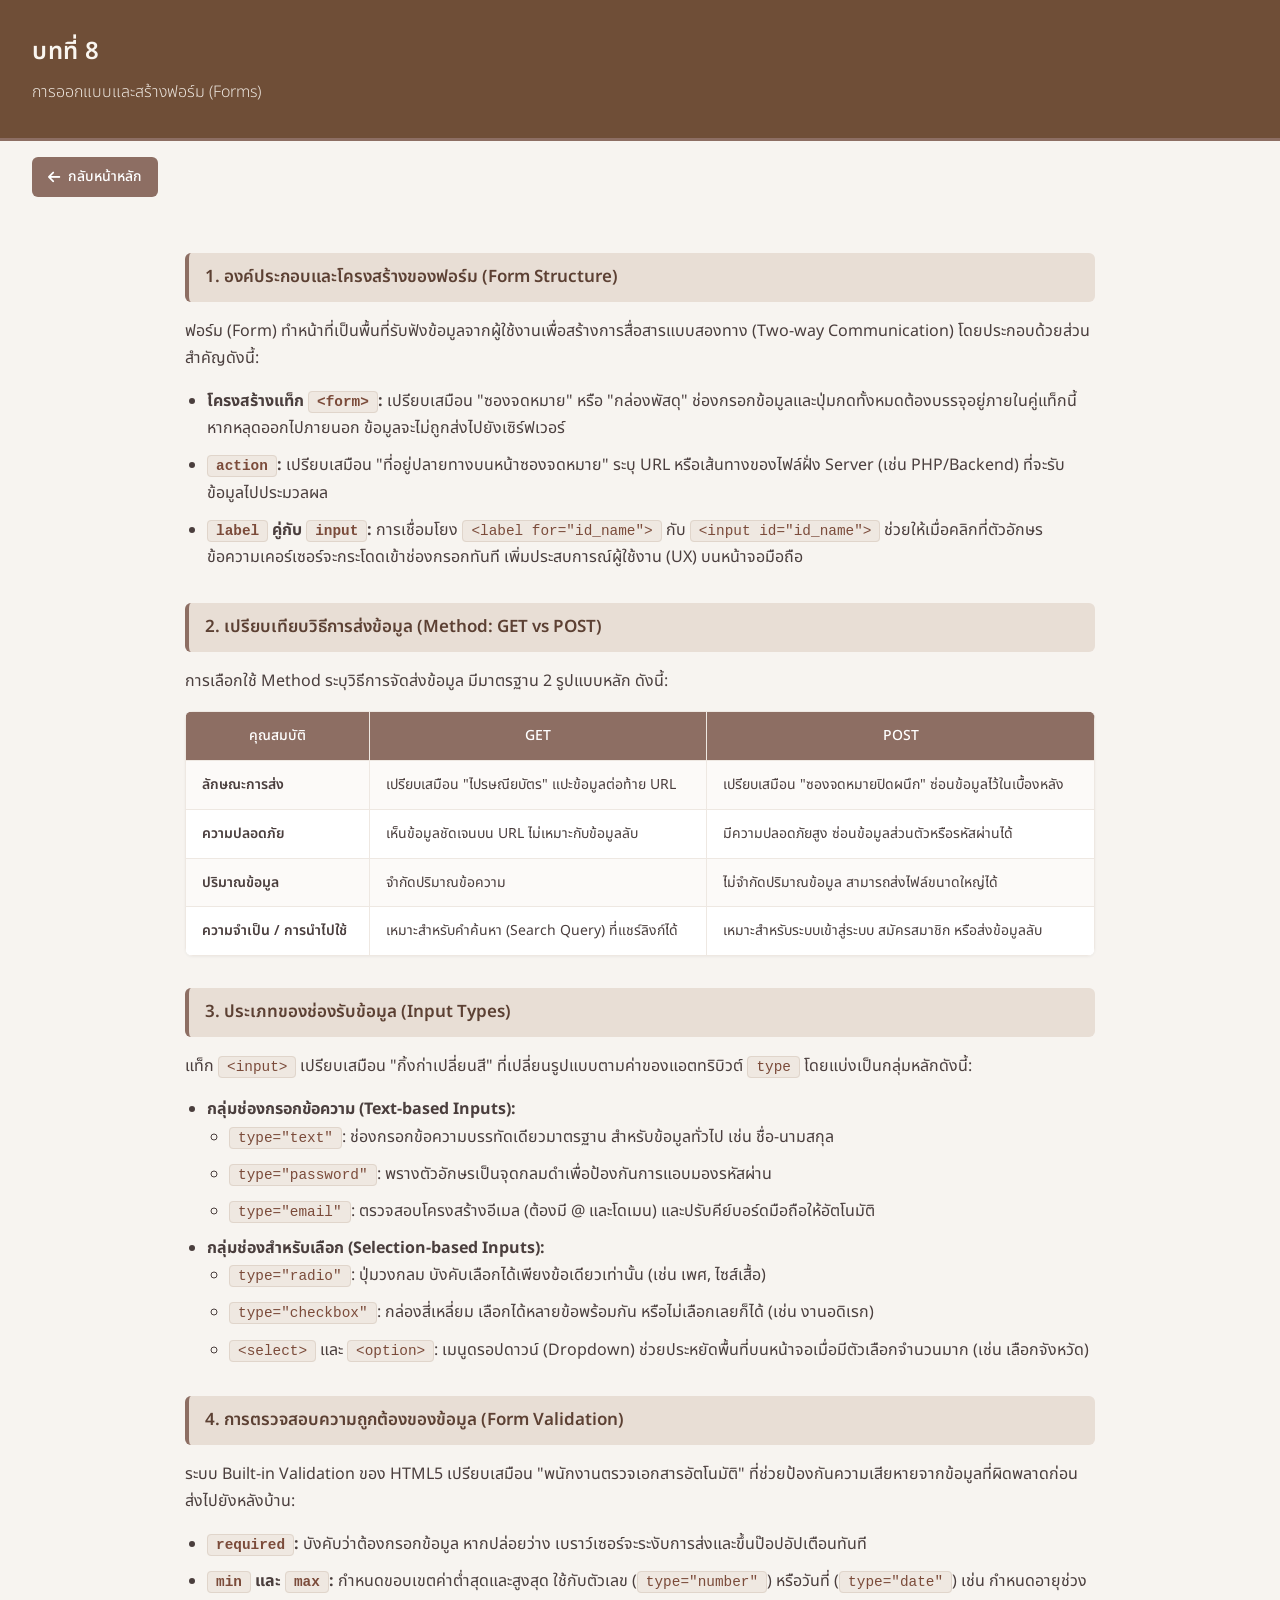
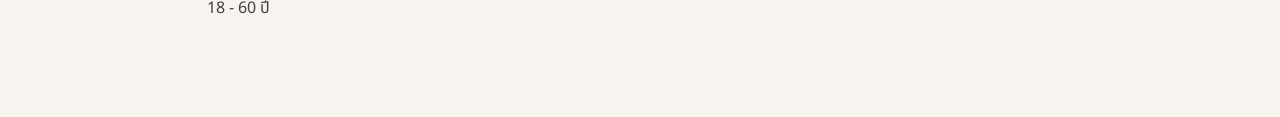
<file: page/lesson08.html>
<!DOCTYPE html>
<html lang="th">
<head>
<meta charset="UTF-8">
<title>บทที่ 8: การออกแบบและสร้างฟอร์ม (Forms)</title>
<link rel="preconnect" href="https://fonts.googleapis.com">
<link rel="preconnect" href="https://fonts.gstatic.com" crossorigin>
<link href="https://fonts.googleapis.com/css2?family=Inter:wght@400;500;600&family=Noto+Sans+Thai:wght@300;400;500;600&display=swap" rel="stylesheet">
<link rel="stylesheet" href="https://cdnjs.cloudflare.com/ajax/libs/font-awesome/6.4.0/css/all.min.css">
<style>
    * { box-sizing: border-box; }

    body {
        font-family: "Noto Sans Thai", "Inter", -apple-system, sans-serif;
        background-color: #f7f4f0;
        margin: 0;
        padding: 0 0 60px 0;
        color: #4a3e3d;
        line-height: 1.7;
    }

    .banner {
        background-color: #6f4e37;
        color: #faf6f0;
        padding: 32px 32px;
        border-bottom: 3px solid #8d6e63;
    }

    .banner .chapter {
        font-size: 24px;
        font-weight: 600;
        margin: 0;
        letter-spacing: 0.5px;
    }

    .banner .subtitle {
        font-size: 16px;
        margin: 6px 0 0 0;
        font-weight: 300;
        opacity: 0.9;
    }

    .top-bar {
        padding: 16px 32px 0 32px;
    }

    .btn-back {
        display: inline-flex;
        align-items: center;
        gap: 8px;
        text-decoration: none;
        color: #ffffff;
        background-color: #8d6e63;
        border: none;
        padding: 8px 16px;
        border-radius: 6px;
        font-size: 14px;
        font-weight: 500;
        transition: background-color 0.2s ease;
    }

    .btn-back:hover {
        background-color: #6f4e37;
    }

    .content {
        max-width: 950px;
        margin: 0 auto;
        padding: 24px 20px;
    }

    .section-title {
        background-color: #e8ded5;
        color: #5c4033;
        font-size: 17px;
        font-weight: 600;
        padding: 10px 16px;
        border-radius: 6px;
        margin: 32px 0 16px 0;
        border-left: 4px solid #8d6e63;
    }

    ul {
        margin: 0;
        padding-left: 22px;
    }

    li {
        margin-bottom: 10px;
        color: #4a3e3d;
    }

    code {
        background-color: #efe8e1;
        padding: 2px 8px;
        border-radius: 4px;
        font-family: "Consolas", monospace;
        color: #7b4b3a;
        font-size: 0.9em;
        border: 1px solid #e0d5cb;
    }

    table {
        width: 100%;
        border-collapse: collapse;
        background-color: #ffffff;
        margin-top: 16px;
        border-radius: 8px;
        overflow: hidden;
        box-shadow: 0 1px 3px rgba(0, 0, 0, 0.05);
    }

    th, td {
        border: 1px solid #eee8e2;
        padding: 12px 16px;
        text-align: left;
        vertical-align: top;
        font-size: 14px;
    }

    th {
        background-color: #8d6e63;
        color: #ffffff;
        font-weight: 500;
        text-align: center;
    }

    tr:nth-child(even) {
        background-color: #fcfaf8;
    }

    td:first-child {
        font-weight: 600;
    }
</style>
</head>
<body>

<div class="banner">
    <p class="chapter">บทที่ 8</p>
    <p class="subtitle">การออกแบบและสร้างฟอร์ม (Forms)</p>
</div>
<div class="top-bar">
    <a class="btn-back" href="../index.html">
        <i class="fa-solid fa-arrow-left"></i> กลับหน้าหลัก
    </a>
</div>

<div class="content">

    <div class="section-title">1. องค์ประกอบและโครงสร้างของฟอร์ม (Form Structure)</div>
    <p>ฟอร์ม (Form) ทำหน้าที่เป็นพื้นที่รับฟังข้อมูลจากผู้ใช้งานเพื่อสร้างการสื่อสารแบบสองทาง (Two-way Communication) โดยประกอบด้วยส่วนสำคัญดังนี้:</p>
    <ul>
        <li><b>โครงสร้างแท็ก <code>&lt;form&gt;</code>:</b> เปรียบเสมือน "ซองจดหมาย" หรือ "กล่องพัสดุ" ช่องกรอกข้อมูลและปุ่มกดทั้งหมดต้องบรรจุอยู่ภายในคู่แท็กนี้ หากหลุดออกไปภายนอก ข้อมูลจะไม่ถูกส่งไปยังเซิร์ฟเวอร์</li>
        <li><b><code>action</code>:</b> เปรียบเสมือน "ที่อยู่ปลายทางบนหน้าซองจดหมาย" ระบุ URL หรือเส้นทางของไฟล์ฝั่ง Server (เช่น PHP/Backend) ที่จะรับข้อมูลไปประมวลผล</li>
        <li><b><code>label</code> คู่กับ <code>input</code>:</b> การเชื่อมโยง <code>&lt;label for="id_name"&gt;</code> กับ <code>&lt;input id="id_name"&gt;</code> ช่วยให้เมื่อคลิกที่ตัวอักษร ข้อความเคอร์เซอร์จะกระโดดเข้าช่องกรอกทันที เพิ่มประสบการณ์ผู้ใช้งาน (UX) บนหน้าจอมือถือ</li>
    </ul>

    <div class="section-title">2. เปรียบเทียบวิธีการส่งข้อมูล (Method: GET vs POST)</div>
    <p>การเลือกใช้ Method ระบุวิธีการจัดส่งข้อมูล มีมาตรฐาน 2 รูปแบบหลัก ดังนี้:</p>
    <table>
        <tr>
            <th>คุณสมบัติ</th>
            <th>GET</th>
            <th>POST</th>
        </tr>
        <tr>
            <td>ลักษณะการส่ง</td>
            <td>เปรียบเสมือน "ไปรษณียบัตร" แปะข้อมูลต่อท้าย URL</td>
            <td>เปรียบเสมือน "ซองจดหมายปิดผนึก" ซ่อนข้อมูลไว้ในเบื้องหลัง</td>
        </tr>
        <tr>
            <td>ความปลอดภัย</td>
            <td>เห็นข้อมูลชัดเจนบน URL ไม่เหมาะกับข้อมูลลับ</td>
            <td>มีความปลอดภัยสูง ซ่อนข้อมูลส่วนตัวหรือรหัสผ่านได้</td>
        </tr>
        <tr>
            <td>ปริมาณข้อมูล</td>
            <td>จำกัดปริมาณข้อความ</td>
            <td>ไม่จำกัดปริมาณข้อมูล สามารถส่งไฟล์ขนาดใหญ่ได้</td>
        </tr>
        <tr>
            <td>ความจำเป็น / การนำไปใช้</td>
            <td>เหมาะสำหรับคำค้นหา (Search Query) ที่แชร์ลิงก์ได้</td>
            <td>เหมาะสำหรับระบบเข้าสู่ระบบ สมัครสมาชิก หรือส่งข้อมูลลับ</td>
        </tr>
    </table>

    <div class="section-title">3. ประเภทของช่องรับข้อมูล (Input Types)</div>
    <p>แท็ก <code>&lt;input&gt;</code> เปรียบเสมือน "กิ้งก่าเปลี่ยนสี" ที่เปลี่ยนรูปแบบตามค่าของแอตทริบิวต์ <code>type</code> โดยแบ่งเป็นกลุ่มหลักดังนี้:</p>
    <ul>
        <li><b>กลุ่มช่องกรอกข้อความ (Text-based Inputs):</b>
            <ul>
                <li><code>type="text"</code>: ช่องกรอกข้อความบรรทัดเดียวมาตรฐาน สำหรับข้อมูลทั่วไป เช่น ชื่อ-นามสกุล</li>
                <li><code>type="password"</code>: พรางตัวอักษรเป็นจุดกลมดำเพื่อป้องกันการแอบมองรหัสผ่าน</li>
                <li><code>type="email"</code>: ตรวจสอบโครงสร้างอีเมล (ต้องมี @ และโดเมน) และปรับคีย์บอร์ดมือถือให้อัตโนมัติ</li>
            </ul>
        </li>
        <li><b>กลุ่มช่องสำหรับเลือก (Selection-based Inputs):</b>
            <ul>
                <li><code>type="radio"</code>: ปุ่มวงกลม บังคับเลือกได้เพียงข้อเดียวเท่านั้น (เช่น เพศ, ไซส์เสื้อ)</li>
                <li><code>type="checkbox"</code>: กล่องสี่เหลี่ยม เลือกได้หลายข้อพร้อมกัน หรือไม่เลือกเลยก็ได้ (เช่น งานอดิเรก)</li>
                <li><code>&lt;select&gt;</code> และ <code>&lt;option&gt;</code>: เมนูดรอปดาวน์ (Dropdown) ช่วยประหยัดพื้นที่บนหน้าจอเมื่อมีตัวเลือกจำนวนมาก (เช่น เลือกจังหวัด)</li>
            </ul>
        </li>
    </ul>

    <div class="section-title">4. การตรวจสอบความถูกต้องของข้อมูล (Form Validation)</div>
    <p>ระบบ Built-in Validation ของ HTML5 เปรียบเสมือน "พนักงานตรวจเอกสารอัตโนมัติ" ที่ช่วยป้องกันความเสียหายจากข้อมูลที่ผิดพลาดก่อนส่งไปยังหลังบ้าน:</p>
    <ul>
        <li><b><code>required</code>:</b> บังคับว่าต้องกรอกข้อมูล หากปล่อยว่าง เบราว์เซอร์จะระงับการส่งและขึ้นป๊อปอัปเตือนทันที</li>
        <li><b><code>min</code> และ <code>max</code>:</b> กำหนดขอบเขตค่าต่ำสุดและสูงสุด ใช้กับตัวเลข (<code>type="number"</code>) หรือวันที่ (<code>type="date"</code>) เช่น กำหนดอายุช่วง 18 - 60 ปี</li>
    </ul>

</div>

</body>
</html>
</file>
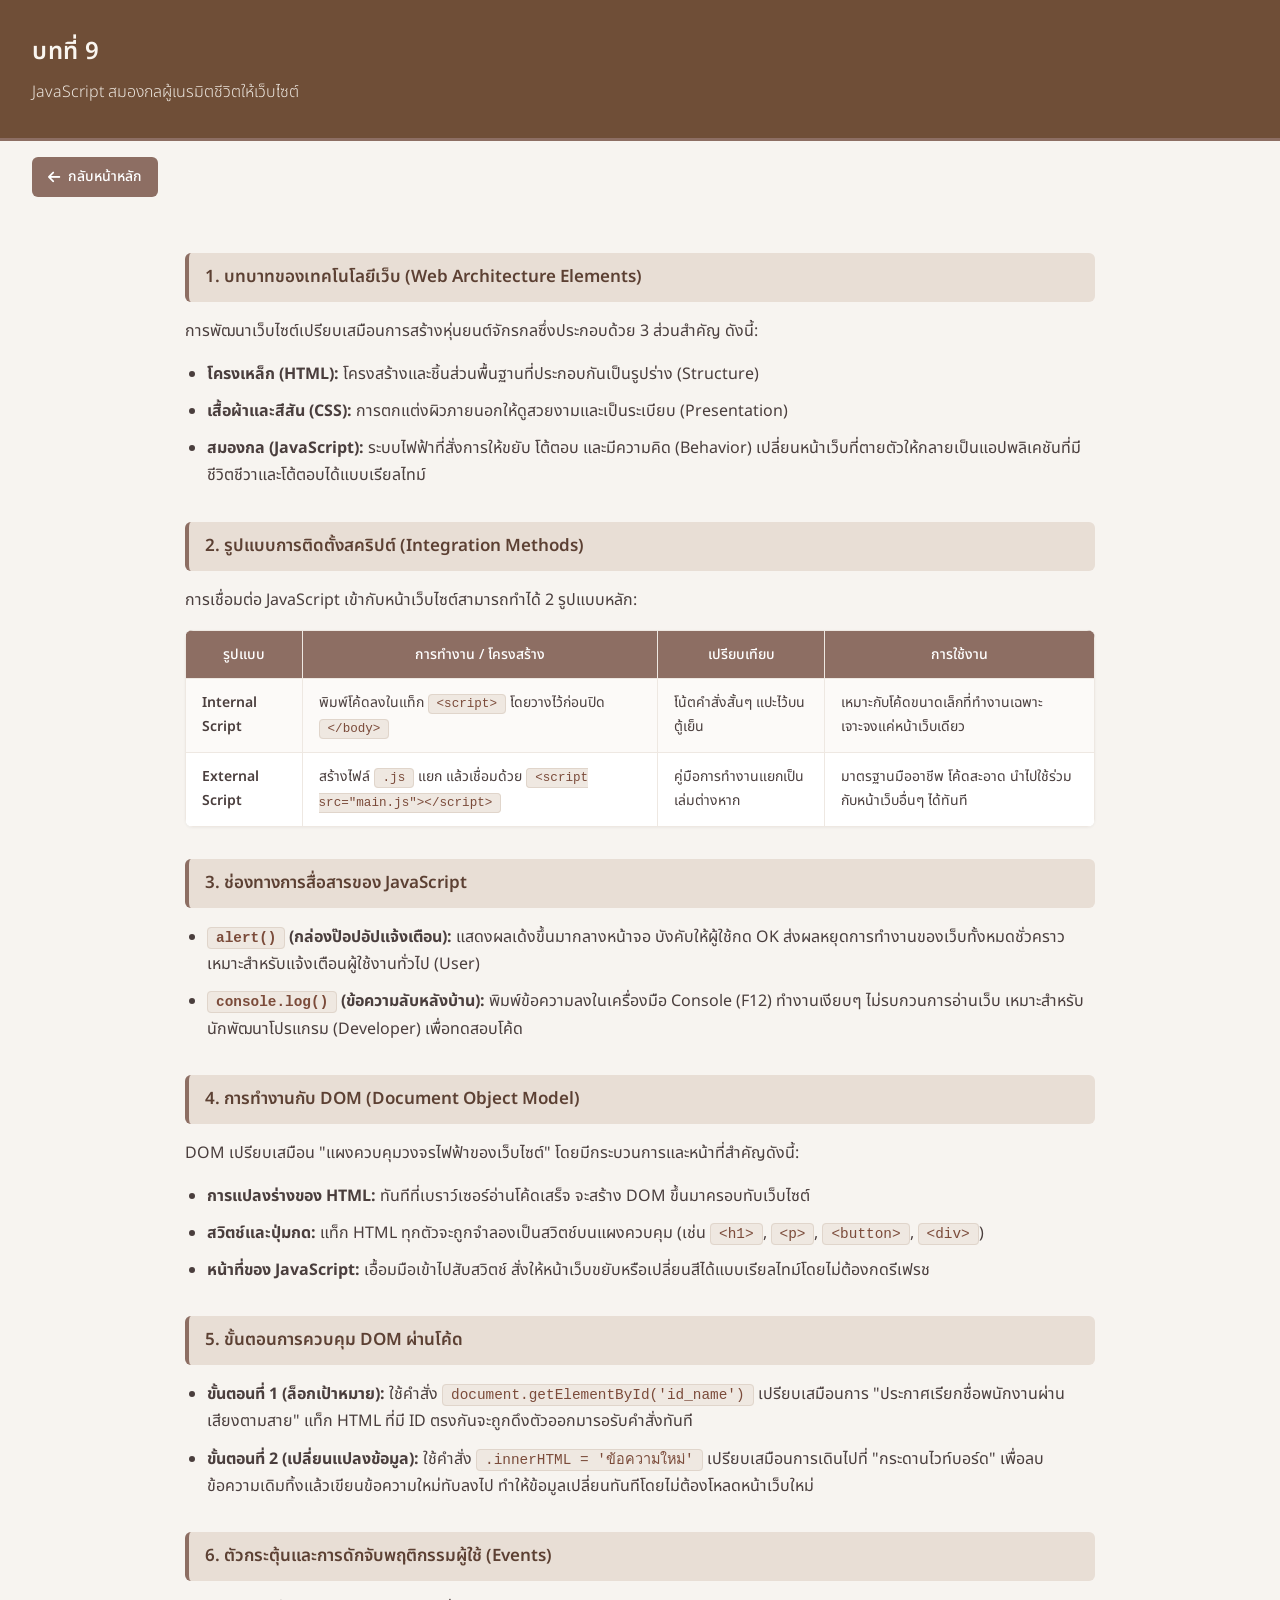
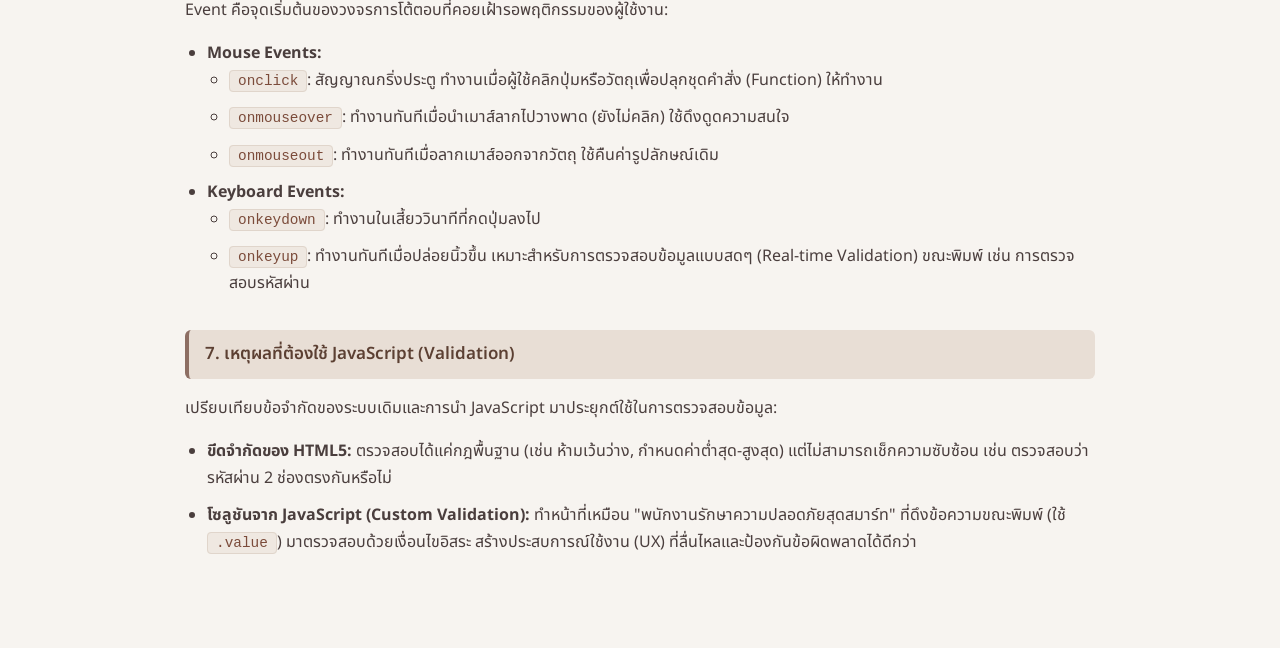
<file: page/lesson09.html>
<!DOCTYPE html>
<html lang="th">
<head>
<meta charset="UTF-8">
<title>บทที่ 9: JavaScript สมองกลผู้เนรมิตชีวิตให้เว็บไซต์</title>
<link rel="preconnect" href="https://fonts.googleapis.com">
<link rel="preconnect" href="https://fonts.gstatic.com" crossorigin>
<link href="https://fonts.googleapis.com/css2?family=Inter:wght@400;500;600&family=Noto+Sans+Thai:wght@300;400;500;600&display=swap" rel="stylesheet">
<link rel="stylesheet" href="https://cdnjs.cloudflare.com/ajax/libs/font-awesome/6.4.0/css/all.min.css">
<style>
    * { box-sizing: border-box; }

    body {
        font-family: "Noto Sans Thai", "Inter", -apple-system, sans-serif;
        background-color: #f7f4f0;
        margin: 0;
        padding: 0 0 60px 0;
        color: #4a3e3d;
        line-height: 1.7;
    }

    .banner {
        background-color: #6f4e37;
        color: #faf6f0;
        padding: 32px 32px;
        border-bottom: 3px solid #8d6e63;
    }

    .banner .chapter {
        font-size: 24px;
        font-weight: 600;
        margin: 0;
        letter-spacing: 0.5px;
    }

    .banner .subtitle {
        font-size: 16px;
        margin: 6px 0 0 0;
        font-weight: 300;
        opacity: 0.9;
    }

    .top-bar {
        padding: 16px 32px 0 32px;
    }

    .btn-back {
        display: inline-flex;
        align-items: center;
        gap: 8px;
        text-decoration: none;
        color: #ffffff;
        background-color: #8d6e63;
        border: none;
        padding: 8px 16px;
        border-radius: 6px;
        font-size: 14px;
        font-weight: 500;
        transition: background-color 0.2s ease;
    }

    .btn-back:hover {
        background-color: #6f4e37;
    }

    .content {
        max-width: 950px;
        margin: 0 auto;
        padding: 24px 20px;
    }

    .section-title {
        background-color: #e8ded5;
        color: #5c4033;
        font-size: 17px;
        font-weight: 600;
        padding: 10px 16px;
        border-radius: 6px;
        margin: 32px 0 16px 0;
        border-left: 4px solid #8d6e63;
    }

    ul {
        margin: 0;
        padding-left: 22px;
    }

    li {
        margin-bottom: 10px;
        color: #4a3e3d;
    }

    code {
        background-color: #efe8e1;
        padding: 2px 8px;
        border-radius: 4px;
        font-family: "Consolas", monospace;
        color: #7b4b3a;
        font-size: 0.9em;
        border: 1px solid #e0d5cb;
    }

    table {
        width: 100%;
        border-collapse: collapse;
        background-color: #ffffff;
        margin-top: 16px;
        border-radius: 8px;
        overflow: hidden;
        box-shadow: 0 1px 3px rgba(0, 0, 0, 0.05);
    }

    th, td {
        border: 1px solid #eee8e2;
        padding: 12px 16px;
        text-align: left;
        vertical-align: top;
        font-size: 14px;
    }

    th {
        background-color: #8d6e63;
        color: #ffffff;
        font-weight: 500;
        text-align: center;
    }

    tr:nth-child(even) {
        background-color: #fcfaf8;
    }

    td:first-child {
        font-weight: 600;
    }
</style>
</head>
<body>

<div class="banner">
    <p class="chapter">บทที่ 9</p>
    <p class="subtitle">JavaScript สมองกลผู้เนรมิตชีวิตให้เว็บไซต์</p>
</div>
<div class="top-bar">
    <a class="btn-back" href="../index.html">
        <i class="fa-solid fa-arrow-left"></i> กลับหน้าหลัก
    </a>
</div>

<div class="content">

    <div class="section-title">1. บทบาทของเทคโนโลยีเว็บ (Web Architecture Elements)</div>
    <p>การพัฒนาเว็บไซต์เปรียบเสมือนการสร้างหุ่นยนต์จักรกลซึ่งประกอบด้วย 3 ส่วนสำคัญ ดังนี้:</p>
    <ul>
        <li><b>โครงเหล็ก (HTML):</b> โครงสร้างและชิ้นส่วนพื้นฐานที่ประกอบกันเป็นรูปร่าง (Structure)</li>
        <li><b>เสื้อผ้าและสีสัน (CSS):</b> การตกแต่งผิวภายนอกให้ดูสวยงามและเป็นระเบียบ (Presentation)</li>
        <li><b>สมองกล (JavaScript):</b> ระบบไฟฟ้าที่สั่งการให้ขยับ โต้ตอบ และมีความคิด (Behavior) เปลี่ยนหน้าเว็บที่ตายตัวให้กลายเป็นแอปพลิเคชันที่มีชีวิตชีวาและโต้ตอบได้แบบเรียลไทม์</li>
    </ul>

    <div class="section-title">2. รูปแบบการติดตั้งสคริปต์ (Integration Methods)</div>
    <p>การเชื่อมต่อ JavaScript เข้ากับหน้าเว็บไซต์สามารถทำได้ 2 รูปแบบหลัก:</p>
    <table>
        <tr>
            <th>รูปแบบ</th>
            <th>การทำงาน / โครงสร้าง</th>
            <th>เปรียบเทียบ</th>
            <th>การใช้งาน</th>
        </tr>
        <tr>
            <td>Internal Script</td>
            <td>พิมพ์โค้ดลงในแท็ก <code>&lt;script&gt;</code> โดยวางไว้ก่อนปิด <code>&lt;/body&gt;</code></td>
            <td>โน้ตคำสั่งสั้นๆ แปะไว้บนตู้เย็น</td>
            <td>เหมาะกับโค้ดขนาดเล็กที่ทำงานเฉพาะเจาะจงแค่หน้าเว็บเดียว</td>
        </tr>
        <tr>
            <td>External Script</td>
            <td>สร้างไฟล์ <code>.js</code> แยก แล้วเชื่อมด้วย <code>&lt;script src="main.js"&gt;&lt;/script&gt;</code></td>
            <td>คู่มือการทำงานแยกเป็นเล่มต่างหาก</td>
            <td>มาตรฐานมืออาชีพ โค้ดสะอาด นำไปใช้ร่วมกับหน้าเว็บอื่นๆ ได้ทันที</td>
        </tr>
    </table>

    <div class="section-title">3. ช่องทางการสื่อสารของ JavaScript</div>
    <ul>
        <li><b><code>alert()</code> (กล่องป๊อปอัปแจ้งเตือน):</b> แสดงผลเด้งขึ้นมากลางหน้าจอ บังคับให้ผู้ใช้กด OK ส่งผลหยุดการทำงานของเว็บทั้งหมดชั่วคราว เหมาะสำหรับแจ้งเตือนผู้ใช้งานทั่วไป (User)</li>
        <li><b><code>console.log()</code> (ข้อความลับหลังบ้าน):</b> พิมพ์ข้อความลงในเครื่องมือ Console (F12) ทำงานเงียบๆ ไม่รบกวนการอ่านเว็บ เหมาะสำหรับนักพัฒนาโปรแกรม (Developer) เพื่อทดสอบโค้ด</li>
    </ul>

    <div class="section-title">4. การทำงานกับ DOM (Document Object Model)</div>
    <p>DOM เปรียบเสมือน "แผงควบคุมวงจรไฟฟ้าของเว็บไซต์" โดยมีกระบวนการและหน้าที่สำคัญดังนี้:</p>
    <ul>
        <li><b>การแปลงร่างของ HTML:</b> ทันทีที่เบราว์เซอร์อ่านโค้ดเสร็จ จะสร้าง DOM ขึ้นมาครอบทับเว็บไซต์</li>
        <li><b>สวิตช์และปุ่มกด:</b> แท็ก HTML ทุกตัวจะถูกจำลองเป็นสวิตช์บนแผงควบคุม (เช่น <code>&lt;h1&gt;</code>, <code>&lt;p&gt;</code>, <code>&lt;button&gt;</code>, <code>&lt;div&gt;</code>)</li>
        <li><b>หน้าที่ของ JavaScript:</b> เอื้อมมือเข้าไปสับสวิตช์ สั่งให้หน้าเว็บขยับหรือเปลี่ยนสีได้แบบเรียลไทม์โดยไม่ต้องกดรีเฟรช</li>
    </ul>

    <div class="section-title">5. ขั้นตอนการควบคุม DOM ผ่านโค้ด</div>
    <ul>
        <li><b>ขั้นตอนที่ 1 (ล็อกเป้าหมาย):</b> ใช้คำสั่ง <code>document.getElementById('id_name')</code> เปรียบเสมือนการ "ประกาศเรียกชื่อพนักงานผ่านเสียงตามสาย" แท็ก HTML ที่มี ID ตรงกันจะถูกดึงตัวออกมารอรับคำสั่งทันที</li>
        <li><b>ขั้นตอนที่ 2 (เปลี่ยนแปลงข้อมูล):</b> ใช้คำสั่ง <code>.innerHTML = 'ข้อความใหม่'</code> เปรียบเสมือนการเดินไปที่ "กระดานไวท์บอร์ด" เพื่อลบข้อความเดิมทิ้งแล้วเขียนข้อความใหม่ทับลงไป ทำให้ข้อมูลเปลี่ยนทันทีโดยไม่ต้องโหลดหน้าเว็บใหม่</li>
    </ul>

    <div class="section-title">6. ตัวกระตุ้นและการดักจับพฤติกรรมผู้ใช้ (Events)</div>
    <p>Event คือจุดเริ่มต้นของวงจรการโต้ตอบที่คอยเฝ้ารอพฤติกรรมของผู้ใช้งาน:</p>
    <ul>
        <li><b>Mouse Events:</b>
            <ul>
                <li><code>onclick</code>: สัญญาณกริ่งประตู ทำงานเมื่อผู้ใช้คลิกปุ่มหรือวัตถุเพื่อปลุกชุดคำสั่ง (Function) ให้ทำงาน</li>
                <li><code>onmouseover</code>: ทำงานทันทีเมื่อนำเมาส์ลากไปวางพาด (ยังไม่คลิก) ใช้ดึงดูดความสนใจ</li>
                <li><code>onmouseout</code>: ทำงานทันทีเมื่อลากเมาส์ออกจากวัตถุ ใช้คืนค่ารูปลักษณ์เดิม</li>
            </ul>
        </li>
        <li><b>Keyboard Events:</b>
            <ul>
                <li><code>onkeydown</code>: ทำงานในเสี้ยววินาทีที่กดปุ่มลงไป</li>
                <li><code>onkeyup</code>: ทำงานทันทีเมื่อปล่อยนิ้วขึ้น เหมาะสำหรับการตรวจสอบข้อมูลแบบสดๆ (Real-time Validation) ขณะพิมพ์ เช่น การตรวจสอบรหัสผ่าน</li>
            </ul>
        </li>
    </ul>

    <div class="section-title">7. เหตุผลที่ต้องใช้ JavaScript (Validation)</div>
    <p>เปรียบเทียบข้อจำกัดของระบบเดิมและการนำ JavaScript มาประยุกต์ใช้ในการตรวจสอบข้อมูล:</p>
    <ul>
        <li><b>ขีดจำกัดของ HTML5:</b> ตรวจสอบได้แค่กฎพื้นฐาน (เช่น ห้ามเว้นว่าง, กำหนดค่าต่ำสุด-สูงสุด) แต่ไม่สามารถเช็กความซับซ้อน เช่น ตรวจสอบว่ารหัสผ่าน 2 ช่องตรงกันหรือไม่</li>
        <li><b>โซลูชันจาก JavaScript (Custom Validation):</b> ทำหน้าที่เหมือน "พนักงานรักษาความปลอดภัยสุดสมาร์ท" ที่ดึงข้อความขณะพิมพ์ (ใช้ <code>.value</code>) มาตรวจสอบด้วยเงื่อนไขอิสระ สร้างประสบการณ์ใช้งาน (UX) ที่ลื่นไหลและป้องกันข้อผิดพลาดได้ดีกว่า</li>
    </ul>

</div>

</body>
</html>
</file>
<file: css/style.css>
body {
    font-family: "Sarabun", "Tahoma", sans-serif;
    background-color: #f1f3f6;
    margin: 0;
    padding: 0;
}

/* แถบด้านบน */
.top-bar {
    width: 820px;
    max-width: 90%;
    height: 30px;
    margin: 0 auto;
    display: flex;
    justify-content: flex-end;
}

/* ปุ่มประวัติผู้จัดทำ */
/* รองรับทั้ง .btn-history และ .history-btn */
.btn-history,
.history-btn {
    background-color: #17a2b8;
    color: white;
    border: none;
    padding: 6px 14px;
    border-radius: 4px;
    font-size: 13px;
    font-weight: bold;
    text-decoration: none;
    cursor: pointer;
    height: fit-content;
}

.btn-history:hover,
.history-btn:hover {
    background-color: #138496;
}


/* หัวข้อ */
h1 {
    text-align: center;
    color: #333;
    font-size: 24px;
    margin: 10px 0 18px 0;
}


/* กล่องรวมบทเรียน */
.grid {
    display: grid;
    grid-template-columns: repeat(3, 1fr);
    gap: 14px;

    width: 820px;
    max-width: 90%;

    margin: 0 auto;
}


/* การ์ด */
.card {
    background-color: #ffffff;

    border-radius: 7px;

    box-shadow: 0 2px 5px rgba(0, 0, 0, 0.12);

    padding: 16px;

    min-height: 115px;

    display: flex;
    flex-direction: column;
}


/* ชื่อบทเรียน */
.card h2 {
    color: #1683e8;

    font-size: 15px;

    margin: 0 0 8px 0;

    line-height: 1.35;
}


/* รายละเอียด */
.card p {
    color: #555;

    font-size: 12px;

    line-height: 1.5;

    margin: 0 0 12px 0;

    flex-grow: 1;
}


/* ปุ่มเข้าสู่บทเรียน */
.enter-btn {
    background-color: #28a745;

    color: white;

    border: none;

    padding: 8px;

    border-radius: 4px;

    font-size: 13px;

    font-weight: bold;

    cursor: pointer;

    width: 100%;

    text-align: center;

    text-decoration: none;

    display: block;

    box-sizing: border-box;
}

.enter-btn:hover {
    background-color: #218838;
}


/* Tablet */
@media (max-width: 900px) {

    .grid {
        grid-template-columns: repeat(2, 1fr);
    }

}


/* โทรศัพท์ */
@media (max-width: 600px) {

    .top-bar {
        width: 90%;
    }

    .grid {
        grid-template-columns: 1fr;
        width: 90%;
    }

    h1 {
        font-size: 22px;
    }

}
</file>
